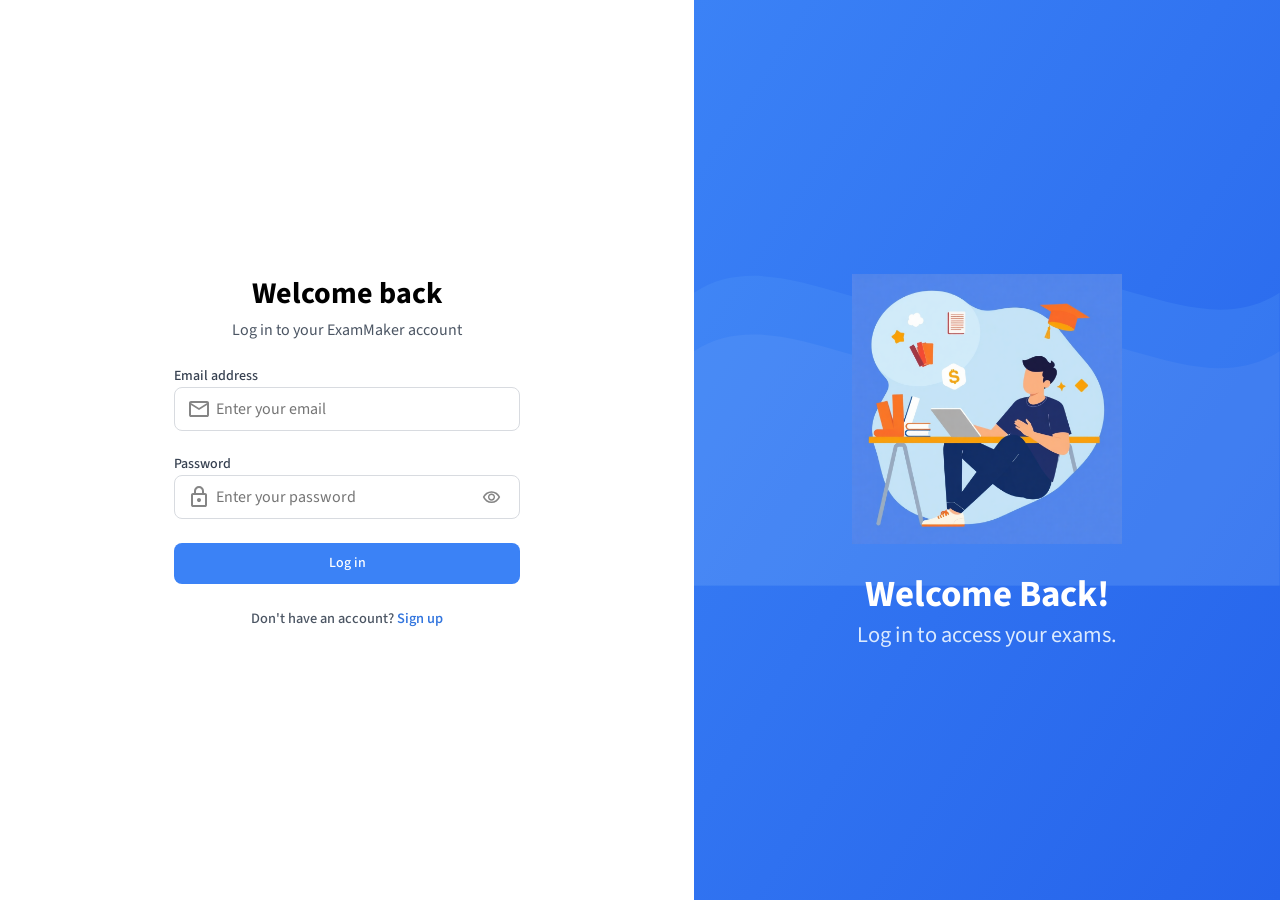
<file: Login.html>
<!DOCTYPE html>
<html lang="en">

<head>
    <meta charset="UTF-8">
    <meta name="viewport" content="width=device-width, initial-scale=1.0">
    <title>Login</title>
    <link rel="stylesheet" href="css/cssReset.css">
    <link href="https://fonts.googleapis.com/css2?family=Source+Sans+3:ital,wght@0,200..900;1,200..900&display=swap"
        rel="stylesheet">
    <link rel="stylesheet"
        href="https://fonts.googleapis.com/css2?family=Material+Symbols+Outlined:opsz,wght,FILL,GRAD@24,400,0,0&icon_names=mail" />
    <link rel="stylesheet" href="css/login-register-style.css">
</head>
<body>
    <main class="page-main">
        <form class="auth-form" action="" id="login-form">
            <h1>Welcome back</h1>
            <p>Log in to your ExamMaker account</p>

            <div class="form-group">
                <label for="email">Email address</label>
                <div class="input-group">
                    <img src="images/mail.svg" alt="mail">
                    <input type="email" id="email" name="email" placeholder="Enter your email" >
                </div>
            </div>

            <div class="form-group">
                <label for="password">Password</label>
                <div class="input-group">
                    <img src="images/lock.svg" alt="lock">
                    <input type="password" id="password" name="password" placeholder="Enter your password" >
                    <button type="button" class="toggle-password" onclick="togglePassword(this)">
                        <img src="images/visibility_on.svg" alt="show password" >
                    </button>
                </div>
            </div>

            <button type="submit" class="submit-btn">Log in</button>
            <p class="auth-link">Don't have an account? <a href="register.html"> Sign up</a></p>
        </form>

        <aside class="auth-aside">
            <div class="aside-content">
                <img src="images/loginPic.png" alt="Illustration" class="aside-image aside-login-image ">
                <h1>Welcome Back!</h1>
                <p>Log in to access your exams.</p>
            </div>
            <div class="aside-svg">
                <svg viewBox="0 0 1000 1000" xmlns="http://www.w3.org/2000/svg">
                    <path d="M0,500 C150,400 350,600 500,500 C650,400 850,600 1000,500 L1000,1000 L0,1000 Z" fill="#60a5fa"></path>
                    <path d="M0,600 C150,500 350,700 500,600 C650,500 850,700 1000,600 L1000,1000 L0,1000 Z" fill="#93c5fd"></path>
                </svg>
            </div>
        </aside>
        
    </main>


    
    <script src="JS/login-register-script.js"></script>
</body>
</html>
</file>
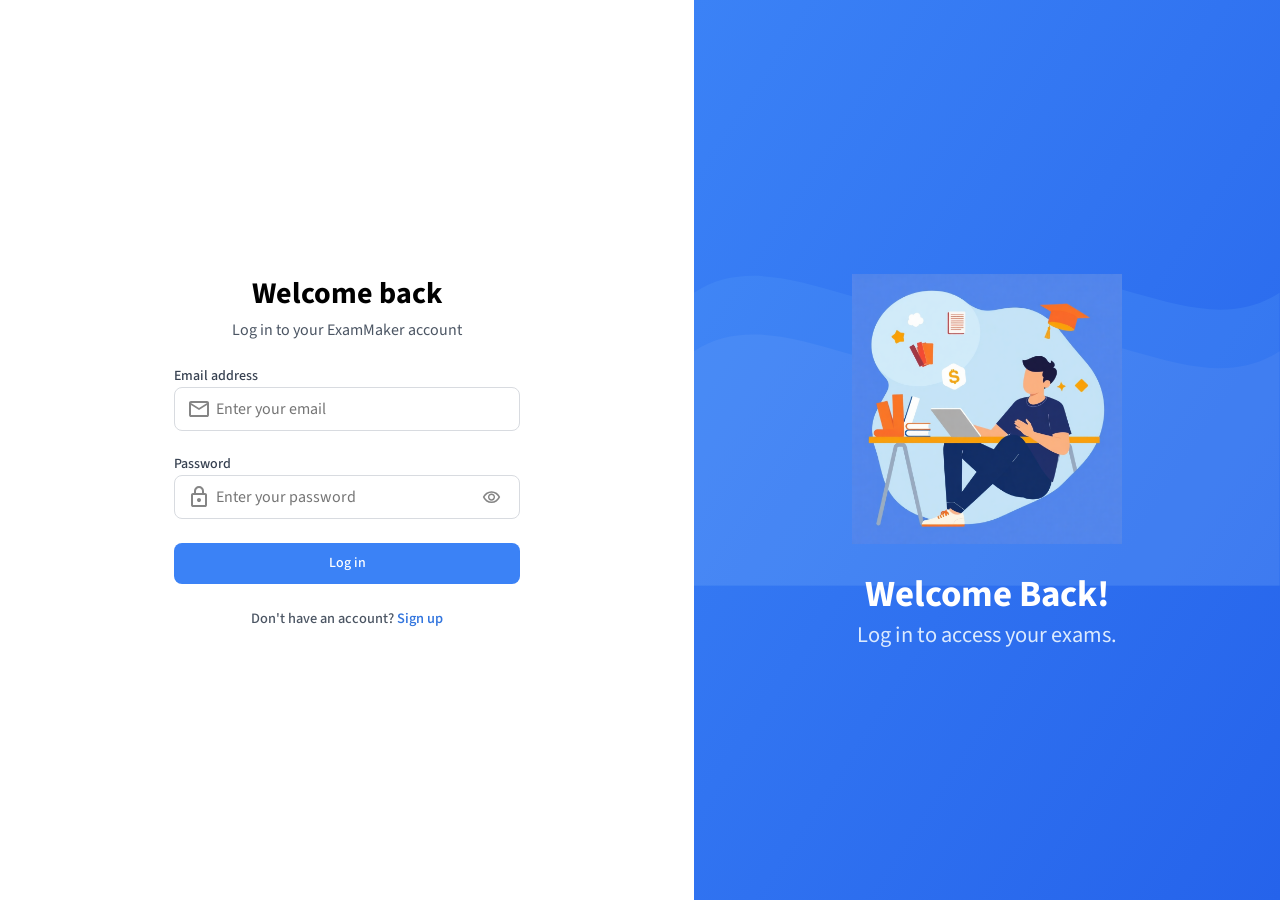
<file: login.html>
<!DOCTYPE html>
<html lang="en">

<head>
    <meta charset="UTF-8">
    <meta name="viewport" content="width=device-width, initial-scale=1.0">
    <title>Login</title>
    <link rel="stylesheet" href="css/cssReset.css">
    <link href="https://fonts.googleapis.com/css2?family=Source+Sans+3:ital,wght@0,200..900;1,200..900&display=swap"
        rel="stylesheet">
    <link rel="stylesheet"
        href="https://fonts.googleapis.com/css2?family=Material+Symbols+Outlined:opsz,wght,FILL,GRAD@24,400,0,0&icon_names=mail" />
    <link rel="stylesheet" href="css/login-register-style.css">
</head>
<body>
    <main class="page-main">
        <form class="auth-form" action="" id="login-form">
            <h1>Welcome back</h1>
            <p>Log in to your ExamMaker account</p>

            <div class="form-group">
                <label for="email">Email address</label>
                <div class="input-group">
                    <img src="images/mail.svg" alt="mail">
                    <input type="email" id="email" name="email" placeholder="Enter your email" >
                </div>
            </div>

            <div class="form-group">
                <label for="password">Password</label>
                <div class="input-group">
                    <img src="images/lock.svg" alt="lock">
                    <input type="password" id="password" name="password" placeholder="Enter your password" >
                    <button type="button" class="toggle-password" onclick="togglePassword(this)">
                        <img src="images/visibility_on.svg" alt="show password" >
                    </button>
                </div>
            </div>

            <button type="submit" class="submit-btn">Log in</button>
            <p class="auth-link">Don't have an account? <a href="register.html"> Sign up</a></p>
        </form>

        <aside class="auth-aside">
            <div class="aside-content">
                <img src="images/loginPic.png" alt="Illustration" class="aside-image aside-login-image ">
                <h1>Welcome Back!</h1>
                <p>Log in to access your exams.</p>
            </div>
            <div class="aside-svg">
                <svg viewBox="0 0 1000 1000" xmlns="http://www.w3.org/2000/svg">
                    <path d="M0,500 C150,400 350,600 500,500 C650,400 850,600 1000,500 L1000,1000 L0,1000 Z" fill="#60a5fa"></path>
                    <path d="M0,600 C150,500 350,700 500,600 C650,500 850,700 1000,600 L1000,1000 L0,1000 Z" fill="#93c5fd"></path>
                </svg>
            </div>
        </aside>
        
    </main>


    
    <script src="JS/login-register-script.js"></script>
</body>
</html>
</file>
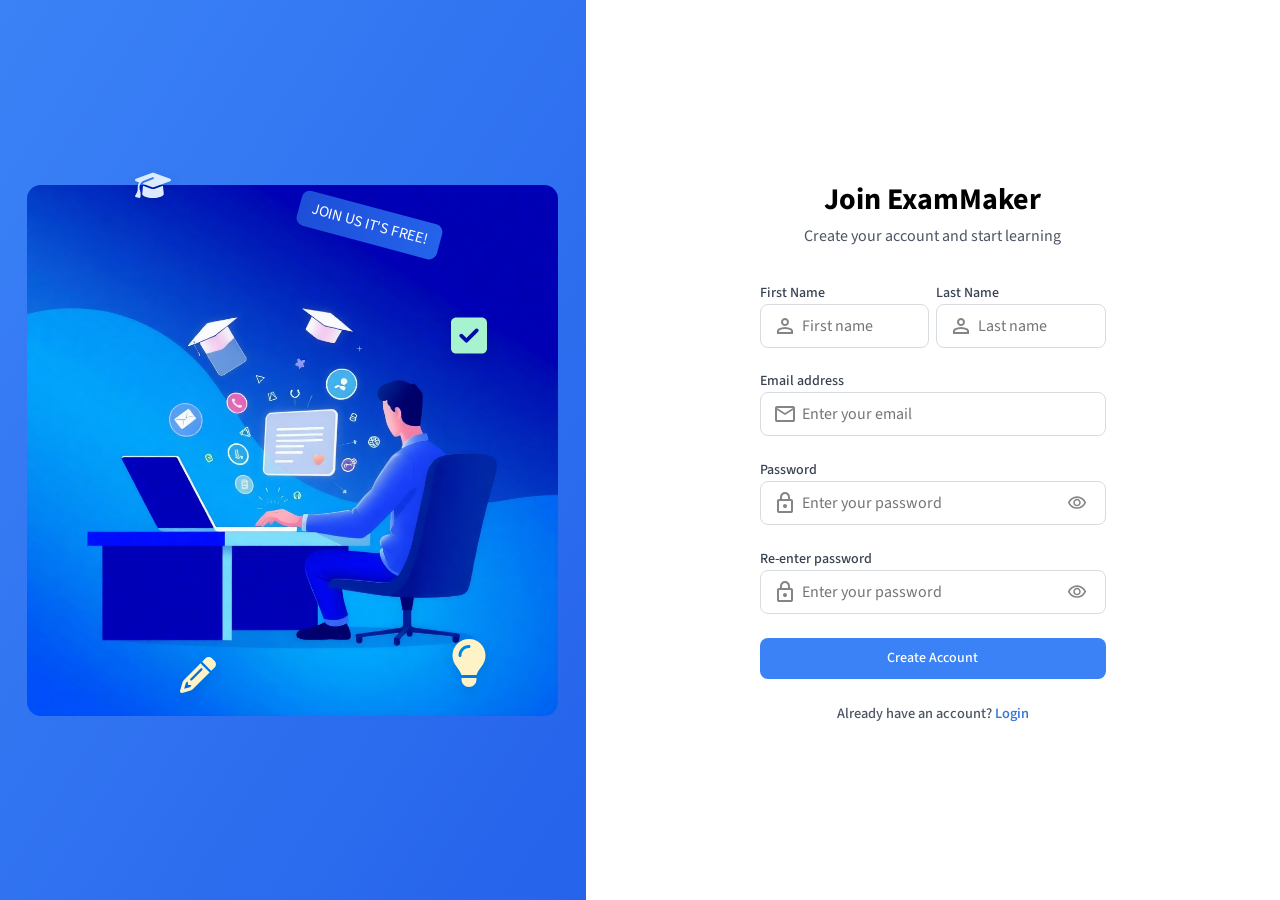
<file: Register.html>
<!DOCTYPE html>
<html lang="en">

<head>
    <meta charset="UTF-8">
    <meta name="viewport" content="width=device-width, initial-scale=1.0">
    <title>Register</title>
    <link rel="stylesheet" href="css/cssReset.css">
    <link href="https://fonts.googleapis.com/css2?family=Source+Sans+3:ital,wght@0,200..900;1,200..900&display=swap"
        rel="stylesheet">
    <link rel="stylesheet"
        href="https://fonts.googleapis.com/css2?family=Material+Symbols+Outlined:opsz,wght,FILL,GRAD@24,400,0,0&icon_names=mail" />
    <link rel="stylesheet" href="css/login-register-style.css">
</head>

<body>
    <main class="page-main register-page-main">
        <aside class="auth-aside">
            <div class="aside-content">
                <div class="aside-title">JOIN US IT'S FREE!</div>
                <img src="images/registerPic.png" alt="Illustration" class="aside-image">
                <div class="floating-element graduation-cap">
                    <i class="fas fa-graduation-cap" data-fa-i2svg=""><svg class="svg-inline--fa fa-graduation-cap"
                            aria-hidden="true" focusable="false" data-prefix="fas" data-icon="graduation-cap" role="img"
                            xmlns="http://www.w3.org/2000/svg" viewBox="0 0 640 512" data-fa-i2svg="">
                            <path fill="currentColor"
                                d="M320 32c-8.1 0-16.1 1.4-23.7 4.1L15.8 137.4C6.3 140.9 0 149.9 0 160s6.3 19.1 15.8 22.6l57.9 20.9C57.3 229.3 48 259.8 48 291.9v28.1c0 28.4-10.8 57.7-22.3 80.8c-6.5 13-13.9 25.8-22.5 37.6C0 442.7-.9 448.3 .9 453.4s6 8.9 11.2 10.2l64 16c4.2 1.1 8.7 .3 12.4-2s6.3-6.1 7.1-10.4c8.6-42.8 4.3-81.2-2.1-108.7C90.3 344.3 86 329.8 80 316.5V291.9c0-30.2 10.2-58.7 27.9-81.5c12.9-15.5 29.6-28 49.2-35.7l157-61.7c8.2-3.2 17.5 .8 20.7 9s-.8 17.5-9 20.7l-157 61.7c-12.4 4.9-23.3 12.4-32.2 21.6l159.6 57.6c7.6 2.7 15.6 4.1 23.7 4.1s16.1-1.4 23.7-4.1L624.2 182.6c9.5-3.4 15.8-12.5 15.8-22.6s-6.3-19.1-15.8-22.6L343.7 36.1C336.1 33.4 328.1 32 320 32zM128 408c0 35.3 86 72 192 72s192-36.7 192-72L496.7 262.6 354.5 314c-11.1 4-22.8 6-34.5 6s-23.5-2-34.5-6L143.3 262.6 128 408z">
                            </path>
                        </svg></i>
                </div>
                <div class="floating-element check-square">
                    <i class="fas fa-square-check" data-fa-i2svg=""><svg class="svg-inline--fa fa-square-check"
                            aria-hidden="true" focusable="false" data-prefix="fas" data-icon="square-check" role="img"
                            xmlns="http://www.w3.org/2000/svg" viewBox="0 0 448 512" data-fa-i2svg="">
                            <path fill="currentColor"
                                d="M64 32C28.7 32 0 60.7 0 96V416c0 35.3 28.7 64 64 64H384c35.3 0 64-28.7 64-64V96c0-35.3-28.7-64-64-64H64zM337 209L209 337c-9.4 9.4-24.6 9.4-33.9 0l-64-64c-9.4-9.4-9.4-24.6 0-33.9s24.6-9.4 33.9 0l47 47L303 175c9.4-9.4 24.6-9.4 33.9 0s9.4 24.6 0 33.9z">
                            </path>
                        </svg></i>
                </div>
                <div class="floating-element pencil">
                    <i class="fas fa-pencil" data-fa-i2svg=""><svg class="svg-inline--fa fa-pencil" aria-hidden="true"
                            focusable="false" data-prefix="fas" data-icon="pencil" role="img"
                            xmlns="http://www.w3.org/2000/svg" viewBox="0 0 512 512" data-fa-i2svg="">
                            <path fill="currentColor"
                                d="M410.3 231l11.3-11.3-33.9-33.9-62.1-62.1L291.7 89.8l-11.3 11.3-22.6 22.6L58.6 322.9c-10.4 10.4-18 23.3-22.2 37.4L1 480.7c-2.5 8.4-.2 17.5 6.1 23.7s15.3 8.5 23.7 6.1l120.3-35.4c14.1-4.2 27-11.8 37.4-22.2L387.7 253.7 410.3 231zM160 399.4l-9.1 22.7c-4 3.1-8.5 5.4-13.3 6.9L59.4 452l23-78.1c1.4-4.9 3.8-9.4 6.9-13.3l22.7-9.1v32c0 8.8 7.2 16 16 16h32zM362.7 18.7L348.3 33.2 325.7 55.8 314.3 67.1l33.9 33.9 62.1 62.1 33.9 33.9 11.3-11.3 22.6-22.6 14.5-14.5c25-25 25-65.5 0-90.5L453.3 18.7c-25-25-65.5-25-90.5 0zm-47.4 168l-144 144c-6.2 6.2-16.4 6.2-22.6 0s-6.2-16.4 0-22.6l144-144c6.2-6.2 16.4-6.2 22.6 0s6.2 16.4 0 22.6z">
                            </path>
                        </svg></i>
                </div>
                <div class="floating-element lightbulb">
                    <i class="fas fa-lightbulb" data-fa-i2svg=""><svg class="svg-inline--fa fa-lightbulb"
                            aria-hidden="true" focusable="false" data-prefix="fas" data-icon="lightbulb" role="img"
                            xmlns="http://www.w3.org/2000/svg" viewBox="0 0 384 512" data-fa-i2svg="">
                            <path fill="currentColor"
                                d="M272 384c9.6-31.9 29.5-59.1 49.2-86.2l0 0c5.2-7.1 10.4-14.2 15.4-21.4c19.8-28.5 31.4-63 31.4-100.3C368 78.8 289.2 0 192 0S16 78.8 16 176c0 37.3 11.6 71.9 31.4 100.3c5 7.2 10.2 14.3 15.4 21.4l0 0c19.8 27.1 39.7 54.4 49.2 86.2H272zM192 512c44.2 0 80-35.8 80-80V416H112v16c0 44.2 35.8 80 80 80zM112 176c0 8.8-7.2 16-16 16s-16-7.2-16-16c0-61.9 50.1-112 112-112c8.8 0 16 7.2 16 16s-7.2 16-16 16c-44.2 0-80 35.8-80 80z">
                            </path>
                        </svg></i>
                </div>
            </div>
        </aside>

        <form class="auth-form" action="" id="register-form">
            <h1>Join ExamMaker</h1>
            <p>Create your account and start learning</p>

            <div class="form-row">
                <div class="form-group">
                    <label for="first-name">First Name</label>
                    <div class="input-group">
                        <img src="images/person.svg" alt="person">
                        <input type="text" id="first-name" name="firstName" placeholder="First name">
                    </div>
                </div>
                <div class="form-group">
                    <label for="last-name">Last Name</label>
                    <div class="input-group">
                        <img src="images/person.svg" alt="person">
                        <input type="text" id="last-name" name="lastName" placeholder="Last name">
                    </div>
                </div>
            </div>

            <div class="form-group">
                <label for="email">Email address</label>
                <div class="input-group">
                    <img src="images/mail.svg" alt="mail">
                    <input type="email" id="email" name="email" placeholder="Enter your email">
                </div>
            </div>

            <div class="form-group">
                <label for="password">Password</label>
                <div class="input-group">
                    <img src="images/lock.svg" alt="lock">
                    <input type="password" id="password" name="password" placeholder="Enter your password">
                    <button type="button" class="toggle-password" onclick="togglePassword(this)">
                        <img src="images/visibility_on.svg" alt="show password" >
                    </button>
                </div>
            </div>

            <div class="form-group">
                <label for="repassword">Re-enter password</label>
                <div class="input-group">
                    <img src="images/lock.svg" alt="lock">
                    <input type="password" id="repassword" name="repassword" placeholder="Enter your password">
                    <button type="button" class="toggle-password" onclick="togglePassword(this)">
                        <img src="images/visibility_on.svg" alt="show password" >
                    </button>
                </div>
            </div>

            <button type="submit" class="submit-btn">Create Account</button>
            <p class="auth-link">Already have an account? <a href="login.html">Login</a></p>
        </form>
    </main>
    <script src="JS/login-register-script.js"></script>
</body>

</html>
</file>
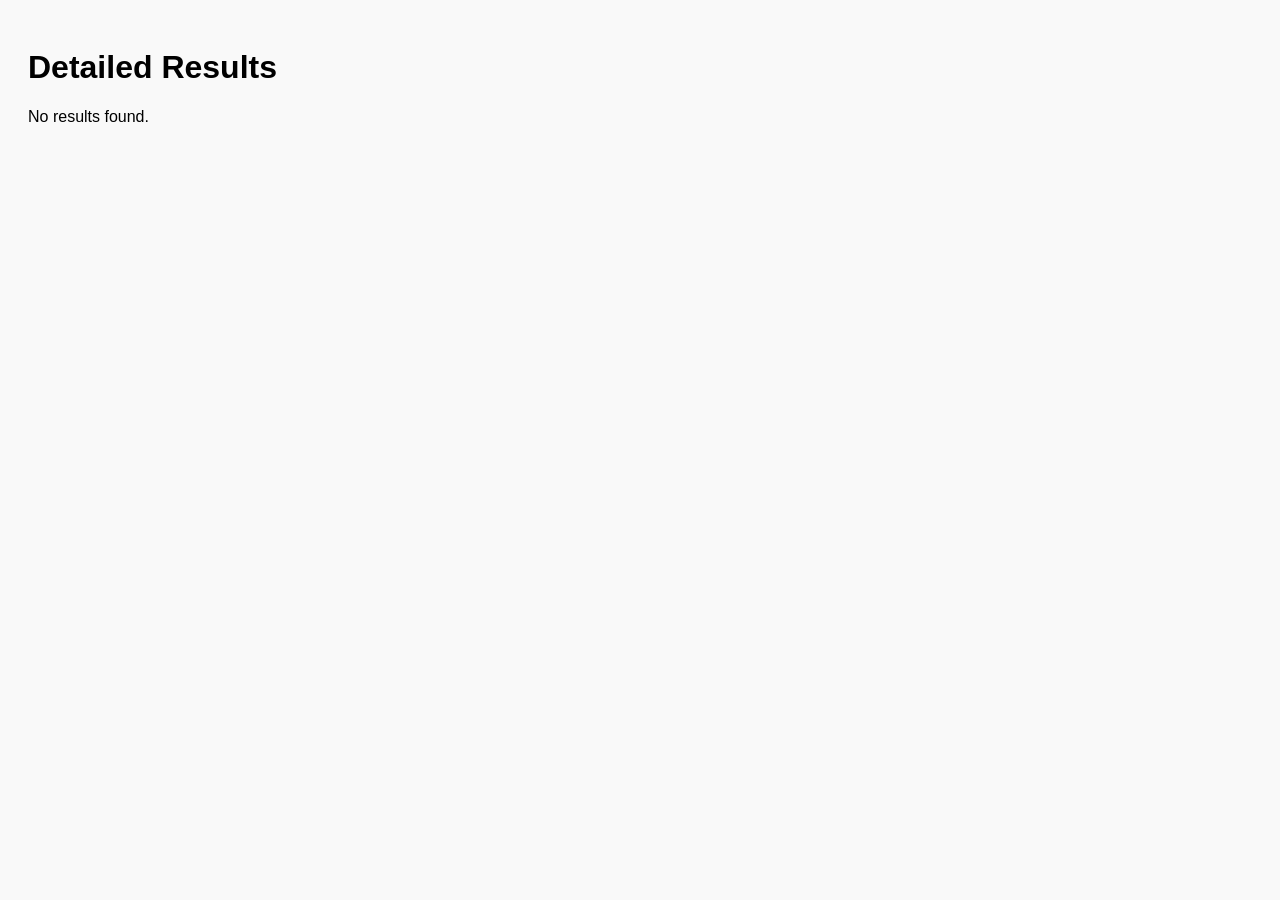
<file: results.html>
<!DOCTYPE html>
<html lang="en">
<head>
  <meta charset="UTF-8">
  <title>Detailed Results</title>
  <style>
    body { font-family: Arial; padding: 20px; background: #f9f9f9; }
    .question-box { background: white; padding: 20px; border-radius: 10px; margin-bottom: 15px; box-shadow: 0 2px 4px rgba(0,0,0,0.1); }
    .correct { color: green; }
    .wrong { color: red; }
  </style>
</head>
<body>
  <h1>Detailed Results</h1>
  <div id="results"></div>

  <script>
    const stored = localStorage.getItem("examResults");
    const results = stored ? JSON.parse(stored) : null;
    const container = document.getElementById("results");

    if (results && results.questions) {
      results.questions.forEach((q, i) => {
        const userAns = results.userAnswers[i] ?? "No Answer";
        const correct = results.correctAnswers[i];
        const isCorrect = userAns === correct;

        const box = document.createElement("div");
        box.className = "question-box";
        box.innerHTML = `
          <h3>Q${i + 1}: ${q.question}</h3>
          <p><strong>Your Answer:</strong> <span class="${isCorrect ? 'correct' : 'wrong'}">${userAns}</span></p>
          <p><strong>Correct Answer:</strong> <span class="correct">${correct}</span></p>
        `;
        container.appendChild(box);
      });
    } else {
      container.innerHTML = "<p>No results found.</p>";
    }
  </script>
</body>
</html>
</file>
<file: css/login-register-style.css>
:root {
    --font-family: 'Source Sans 3', sans-serif;
    --primary-color: #3b82f6;
    --primary-hover: #1d4ed8;
    --text-gray: #4b5563;
    --text-dark: #374151;
    --border-gray: #d8dbe0;
    --white: #ffffff;
    --aside-bg: linear-gradient(to bottom right, #3b82f6, #2563eb);
}

.page-main {
    display: flex;
    font-family: var(--font-family);
    height: 100vh;
}

.auth-form {
    display: flex;
    flex-direction: column;
    padding: 13.6%;
    justify-content: center;
    width: 55%;
}

.auth-form h1 {
    font-size: 1.875rem;
    line-height: 3rem;
    text-align: center;
}

.auth-form > p {
    color: var(--text-gray);
    text-align: center;
}

.form-group {
    margin-top: 1.3rem;
}

.form-group label {
    font-size: 0.875rem;
    font-weight: 500;
    color: var(--text-dark);
    margin-bottom: 1.5%;
}

.form-row {
    display: flex;
    gap: 2%;
    margin-top: 2rem;
}

.form-row .form-group {
    width: 50%;
    margin-top: 0;
}

.input-group {
    display: flex;
    align-items: center;
    padding: 0.5rem 0.75rem;
    border: 1px solid var(--border-gray);
    border-radius: 0.5rem;
}

.input-group input {
    border: none;
    margin-left: 0.2rem;
    width: 100%;
    outline: none;
}

.input-group:focus-within {
    border: 1.5px solid var(--primary-color);
}

.toggle-password {
    border: none;
    background: none;
    cursor: pointer;
}

.submit-btn {
    margin: 1.5rem 0;
    color: var(--white);
    border: none;
    font-size: 0.875rem;
    padding: 0.625rem 1rem;
    background: var(--primary-color);
    border-radius: 0.5rem;
    font-weight: 500;
    cursor: pointer;
}

.submit-btn:hover {
    background: var(--primary-hover);
}

.auth-link {
    text-align: center;
    color: var(--text-gray);
    font-weight: 500;
    font-size: 0.9rem;
}

.auth-link a {
    text-decoration: none;
    color: #3275de;
    font-weight: 550;
}

.auth-aside {
    background: var(--aside-bg);
    width: 47%;
    display: flex;
    justify-content: center;
    position: relative;
    z-index: 1;
}

.aside-content {
    text-align: center;
    align-content: center;
}

.aside-image {
    max-width: 65vh;
    margin: auto;
    padding: 3vh;
    border-radius: 7%;
}

.aside-login-image{
    max-width: 36vh;
}

.aside-content h1 {
    color: var(--white);
    font-size: 4.1vh;
    line-height: 5.3vh;
}

.aside-content p {
    color: #dbeafe;
    font-size: 1.4rem;
}

.aside-svg {
    position: absolute;
    height: 100vh;
    z-index: -1;
    opacity: 0.2;
    bottom: 0;
    top: 0;
    height: 100%;width: 100%;
}

.aside-title {
    color: var(--white);
    background: linear-gradient(to right, #1d4ed8, #2563eb);
    position: absolute;
    border-radius: 0.5rem;
    top: 23vh;
    right: 16vh;
    width: fit-content;
    font-size: 1.2vw;
    rotate: 15deg;
    padding: 0.5vw 1vw;
    white-space: nowrap;
}

.floating-element {
    width: 4vh;
    height: 4vh;
    position: absolute;
    z-index: 10;
}


.graduation-cap {
    top: 19vh;
    left: 15vh;
    color: #dbeafe; 
    font-size: 2.5vh;
    filter: drop-shadow(0 4px 6px rgba(0, 0, 0, 0.1));
    animation: pulse 2s infinite;
}


.check-square {
    top: 35vh; 
    right: 11vh;
    color: #a7f3d0; 
    font-size: 2vh;
    filter: drop-shadow(0 4px 6px rgba(0, 0, 0, 0.1));
    animation: bounce 1s infinite;
   
}

.pencil {
    bottom: 23vh;
    left: 20vh;
    color: #fef3c7; 
    font-size: 1.5vh;
    filter: drop-shadow(0 4px 6px rgba(0, 0, 0, 0.1));
    animation: pulse 2s infinite;
   
}

.lightbulb {
    bottom: 25vh;
    right: 11vh;
    color: #fef3c7; 
    font-size: 2vh;
    filter: drop-shadow(0 4px 6px rgba(0, 0, 0, 0.1));
    animation: bounce 1s infinite 0.75s;
 
}

@keyframes pulse {
    0% {
        transform: scale(1);
        opacity: 1;
    }
    50% {
        transform: scale(1.2);
        opacity: 0.7;
    }
    100% {
        transform: scale(1);
        opacity: 1;
    }
}

@keyframes bounce {
    0%, 100% {
        transform: translateY(0);
    }
    50% {
        transform: translateY(-10px);
    }
}

@media only screen and (max-width: 768px) {
    .page-main {
        flex-direction: column-reverse;
        height: auto;
    }

    .auth-form,
    .auth-aside {
        width: 100%;
    }

    .auth-form {
        padding: 5%;
        justify-content: flex-start;
    }

    .aside-content img {
        max-width: 10rem;
        margin-top: 5%;
    }

    .aside-login-image{
        max-width: 20vh;
    }

    .aside-content h1 {
        font-size: 2.1vh;
        line-height: 3.5vh;
    }
    
    .aside-content p {
        font-size: 0.8rem;
        margin-bottom: 3vh;
    }

    .aside-svg {
        display: none;
    }

    .form-row {
        flex-direction: column;
    }

    .form-row .form-group {
        width: 100%;
    }

    .register-page-main{
        flex-direction: column;
    }

    .aside-title {
        top: 5vh;
        right: 19vh;
        border-radius: 3px;
        font-size: 1.2vw;
    }
    
.floating-element {
    width: 2vh;
    height: 2vh;
}


.graduation-cap {
    top: 3.5vh;
    left: 18.5vh;
}


.check-square {
    top: 10vh; 
    right: 16vh;
}

.pencil {
    bottom: 3.5vh;
    left: 20vh;
}

.lightbulb {
    bottom: 5vh;
    right: 16vh;
}
}

.error-message {
    color: red;
    font-size: 0.8rem;
    margin-top: 5px;
    text-align: start;
}
</file>
<file: css/cssReset.css>
/* 1. Use a more-intuitive box-sizing model */
*, *::before, *::after {
    box-sizing: border-box;
  }
  
  /* 2. Remove default margin */
  * {
    margin: 0;
  }
  
  /* 3. Enable keyword animations */
  @media (prefers-reduced-motion: no-preference) {
    html {
      interpolate-size: allow-keywords;
    }
  }
  
  body {
    /* 4. Add accessible line-height */
    line-height: 1.5;
    /* 5. Improve text rendering */
    -webkit-font-smoothing: antialiased;
  }
  
  /* 6. Improve media defaults */
  img, picture, video, canvas, svg {
    display: block;
    max-width: 100%;
  }
  
  /* 7. Inherit fonts for form controls */
  input, button, textarea, select {
    font: inherit;
  }
  
  /* 8. Avoid text overflows */
  p, h1, h2, h3, h4, h5, h6 {
    overflow-wrap: break-word;
  }
  
  /* 9. Improve line wrapping */
  p {
    text-wrap: pretty;
  }
  h1, h2, h3, h4, h5, h6 {
    text-wrap: balance;
  }
  
  /*
    10. Create a root stacking context
  */
  #root, #__next {
    isolation: isolate;
  }
</file>
